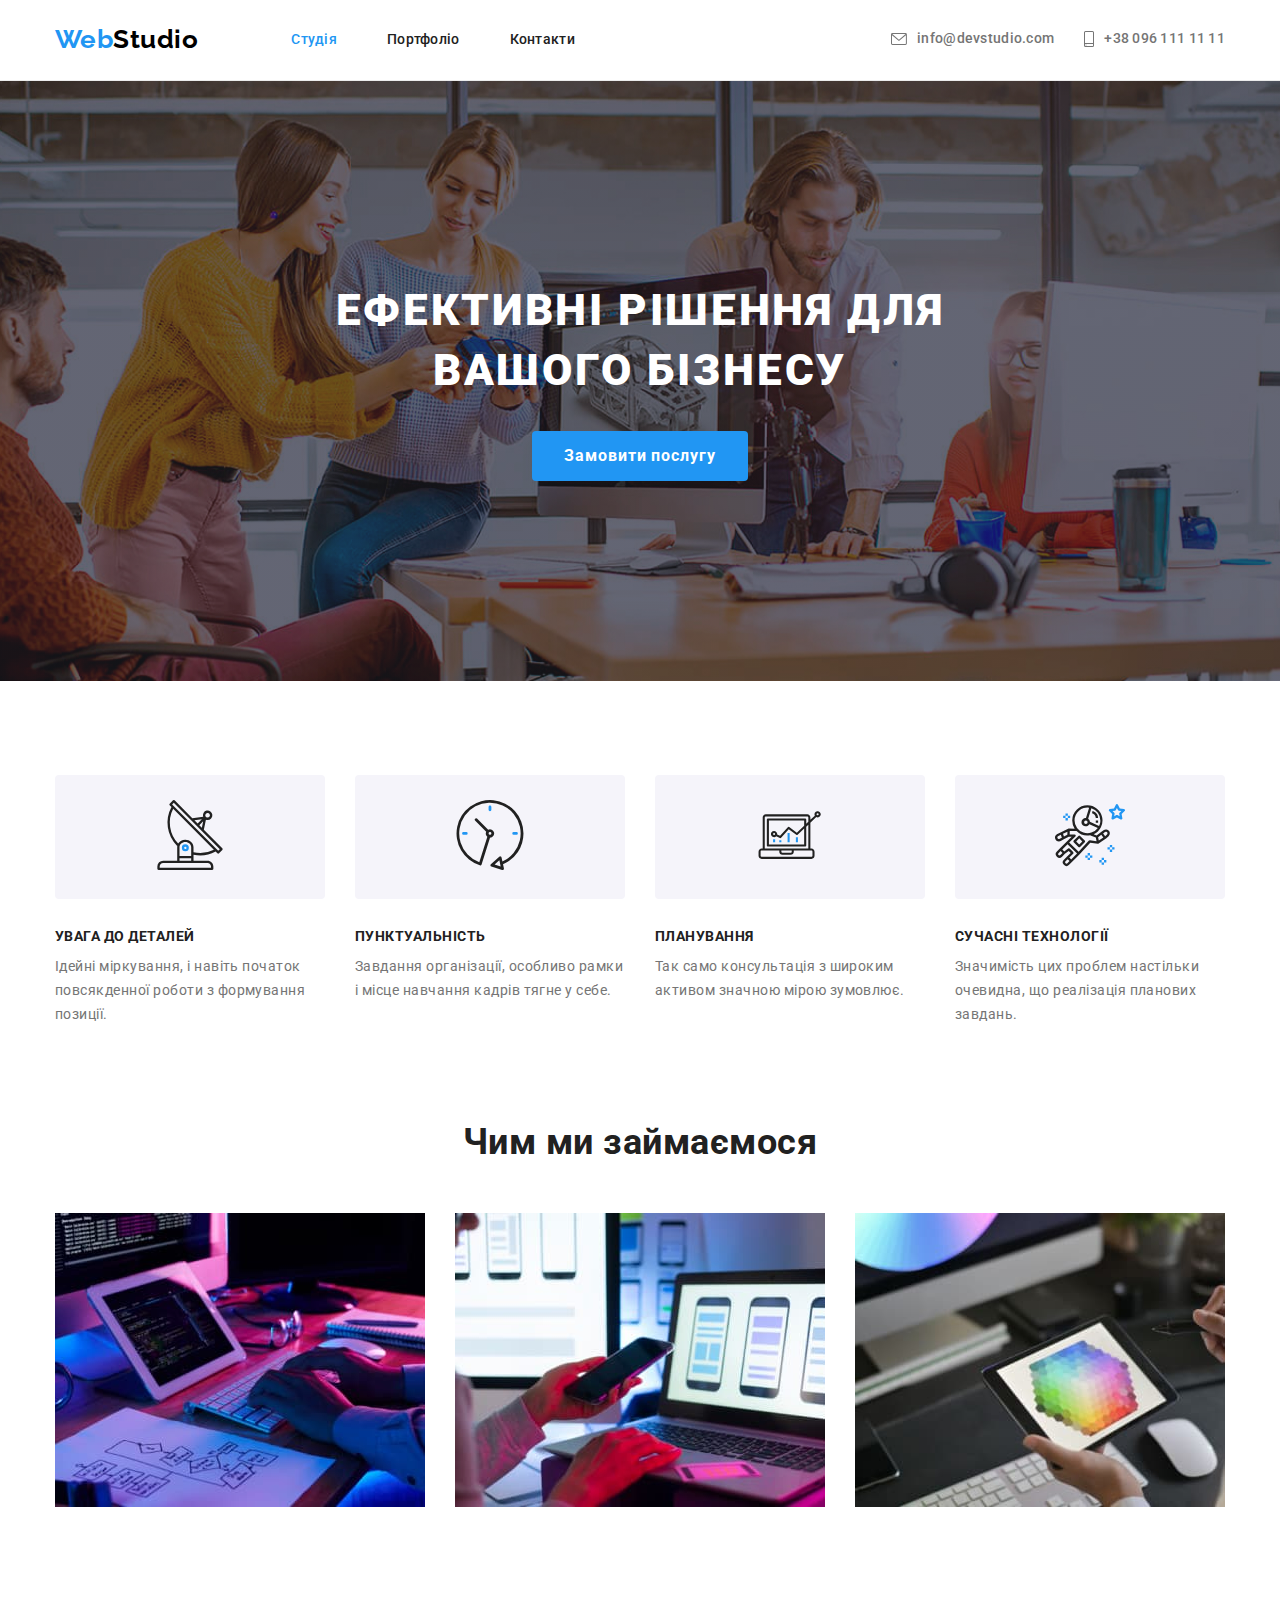
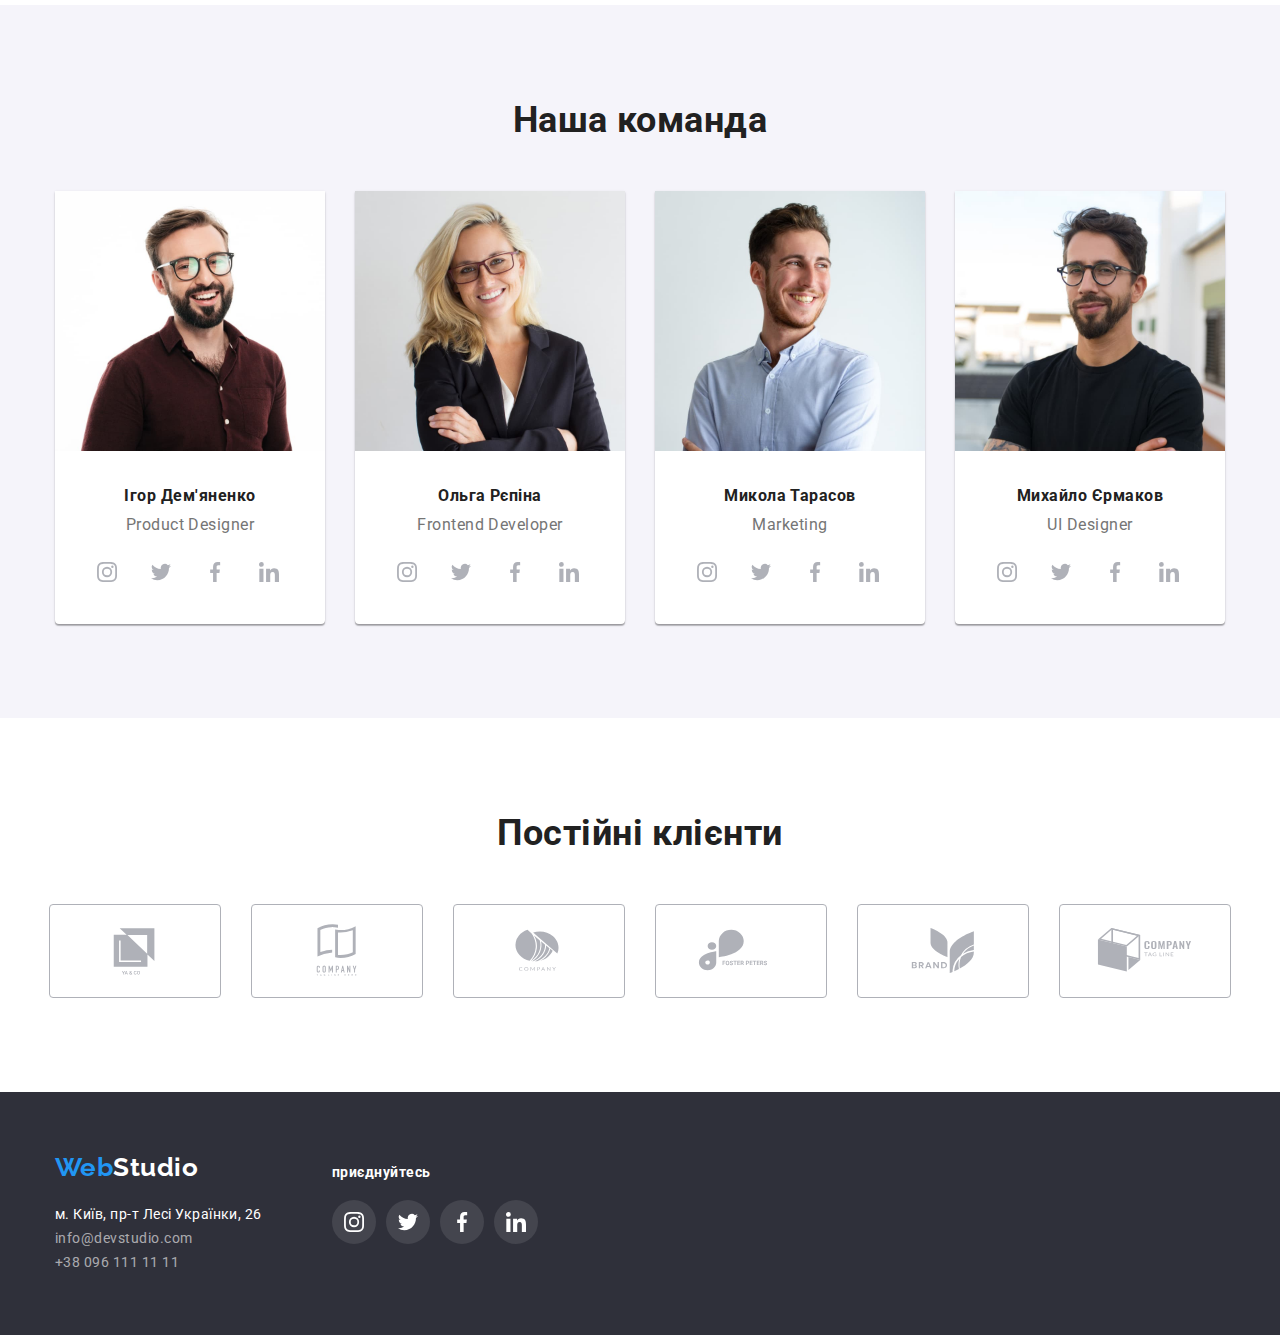
<file: index.html>
<!DOCTYPE html>
<html lang="uk">
<head>
    <meta charset="UTF-8">
    <meta http-equiv="X-UA-Compatible" content="IE=edge">
    <meta name="viewport" content="width=device-width, initial-scale=1.0">
    <title>Document</title>

    <link rel="preconnect" href="https://fonts.googleapis.com">
    <link rel="preconnect" href="https://fonts.gstatic.com" crossorigin>
    <link href="https://fonts.googleapis.com/css2?family=Raleway:wght@700&family=Roboto:wght@400;500;700;900&display=swap" rel="stylesheet">

    <link rel="stylesheet" href="https://cdnjs.cloudflare.com/ajax/libs/modern-normalize/1.1.0/modern-normalize.min.css">

    <link rel="stylesheet" href="./css/style.css">
</head>
<body>
    <header class="header">
        <div class="container">
            <div class="header-container">
                <nav class="header-nav">
                    <a href="#" class="logo"> <span class="web">Web</span>Studio</a>
                    <ul class="header-menu">
                        <li><a href="index.html" class="header-link current-link">Студія</a></li>
                        <li><a href="portfolio.html" class="header-link">Портфоліо</a></li>
                        <li><a href="" class="header-link">Контакти</a></li>
                    </ul>
                </nav>
                <ul class="header-contacts">
                    <li class="contacts-list">
                        <div class="header-icon">
                            <a href="mailto:info@devstudio.com" class="e-mail">
                                <svg width="16" height="12">
                                     <use href="./images/icons.svg#icon-envelope" width="16" height="12"></use>
                                </svg>
                                info@devstudio.com
                            </a>
                        </div>
                    </li>
                    <li class="contacts-li">
                        <div class="header-icon">
                            <a href="tel:+380961111111" class="tel">
                                <svg width="10" height="16">
                                    <use href="./images/icons.svg#icon-smartphone"></use>
                                </svg>
                                +38 096 111 11 11 
                            </a>
                        </div>
                    </li>
                </ul>
            </div>
        </div>
    </header>
    
    <main>
        <section class="head-section">
            <div class="container">
                <h1 class="head-title">Ефективні рішення для вашого бізнесу</h1>
                <button type="button" class="head-button">Замовити послугу</button>
            </div>
        </section>
        <section class="section">
            <div class="container">
                <h2 class="visually-hidden">Наші переваги</h2>
                <ul class="section-list">
                    <li>
                        <div class="section-advantages-icon">
                            <svg class="advantages-icon">
                                <use href="./images/icons.svg#icon-antenna" width="70" height="70"></use>
                            </svg>
                        </div>
                        <h4 class="section-advantages-title">УВАГА ДО ДЕТАЛЕЙ</h4>
                        <p class="section-advantages-text">Ідейні міркування, і навіть початок повсякденної роботи з формування позиції.
                        </p>
                    </li>
                    <li>
                        <div class="section-advantages-icon">
                            <svg class="advantages-icon">
                                <use href="./images/icons.svg#icon-clock" width="70" height="70"></use>
                            </svg>
                        </div>
                        <h4 class="section-advantages-title">ПУНКТУАЛЬНІСТЬ</h4>
                        <p class="section-advantages-text">Завдання організації, особливо рамки і місце навчання кадрів тягне у себе.
                        </p>
                    </li>
                    <li>
                        <div class="section-advantages-icon">
                            <svg class="advantages-icon">
                                <use href="./images/icons.svg#icon-diagram" width="70" height="70"></use>
                            </svg>
                        </div>
                        <h4 class="section-advantages-title">ПЛАНУВАННЯ</h4>
                        <p class="section-advantages-text">Так само консультація з широким активом значною мірою зумовлює.</p>
                    </li>
                    <li>
                        <div class="section-advantages-icon">
                            <svg class="advantages-icon">
                                <use href="./images/icons.svg#icon-astronaut" width="70" height="70"></use>
                            </svg>
                        </div>
                        <h4 class="section-advantages-title">СУЧАСНІ ТЕХНОЛОГІЇ</h4>
                        <p class="section-advantages-text">Значимість цих проблем настільки очевидна, що реалізація планових завдань.
                        </p>
                    </li>
                </ul>
            </div>
        </section>
        <section class="section-work section">
            <div class="container">
                <h2 class="section-title">Чим ми займаємося</h2>
                <ul class="section-list">
                    <li><img src="images/work/work(1).jpg" alt="Розробка інтерфейсу" width="370" class="section-work-img"></li>
                    <li><img src="images/work/work(2).jpg" alt="Дизайн користувальницького інтерфейсу" width="370" class="section-work-img"></li>
                    <li><img src="images/work/work(3).jpg" alt="Дизайн продукту" width="370" class="section-work-img"></li>
                </ul>
            </div>
        </section>
        <section class="section-team section"> 
            <div class="container">
                <h2 class="section-title">Наша команда</h2>
                <ul class="section-list">
                    <li class="section-team-card">
                        <img src="images/team/team(1).jpg" alt="Усміхнений хлопець в окулярах" class="section-team-img">
                        <div class="team-card-content">
                            <h3 class="section-team-name">Ігор Дем'яненко</h3>
                            <p class="section-team-profession">Product Designer</p>
                            <ul class="socials-list">
                                <li class="socials-item">
                                    <a href="" class="socials-link">
                                        <svg width="20" height="20">
                                            <use href="./images/icons.svg#icon-instagram"></use>
                                        </svg>
                                    </a>
                                </li>
                                
                                <li class="socials-item">
                                    <a href="" class="socials-link">
                                        <svg width="20" height="20">
                                            <use href="./images/icons.svg#icon-twitter"></use>
                                        </svg>
                                    </a>
                                </li>
                                
                                <li class="socials-item">
                                    <a href="" class="socials-link">
                                        <svg width="20" height="20">
                                            <use href="./images/icons.svg#icon-facebook"></use>
                                        </svg>
                                    </a>
                                </li>
                                
                                <li class="socials-item">
                                    <a href="" class="socials-link">
                                        <svg width="20" height="20">
                                            <use href="./images/icons.svg#icon-linkedin"></use>
                                        </svg>
                                    </a>
                                </li>
                            </ul>                        
                        </div>
                    </li>
                    <li class="section-team-card">
                        <img src="images/team/team(2).jpg" alt="Усміхнена дівчина в окулярах" class="section-team-img">
                        <div class="team-card-content">
                            <h3 class="section-team-name">Ольга Рєпіна</h3>
                            <p class="section-team-profession">Frontend Developer</p>
                            <ul class="socials-list">
                                <li class="socials-item">
                                    <a href="" class="socials-link">
                                        <svg width="20" height="20">
                                            <use href="./images/icons.svg#icon-instagram"></use>
                                        </svg>
                                    </a>
                                </li>
                            
                                <li class="socials-item">
                                    <a href="" class="socials-link">
                                        <svg width="20" height="20">
                                            <use href="./images/icons.svg#icon-twitter"></use>
                                        </svg>
                                    </a>
                                </li>
                            
                                <li class="socials-item">
                                    <a href="" class="socials-link">
                                        <svg width="20" height="20">
                                            <use href="./images/icons.svg#icon-facebook"></use>
                                        </svg>
                                    </a>
                                </li>
                            
                                <li class="socials-item">
                                    <a href="" class="socials-link">
                                        <svg width="20" height="20">
                                            <use href="./images/icons.svg#icon-linkedin"></use>
                                        </svg>
                                    </a>
                                </li>
                            </ul>
                        </div>
                    </li>
                    <li class="section-team-card">
                        <img src="images/team/team(3).jpg" alt="Усміхнений чоловік у блакитній сорочці" class="section-team-img">
                        <div class="team-card-content">
                            <h3 class="section-team-name">Микола Тарасов</h3>
                            <p class="section-team-profession">Marketing</p>
                            <ul class="socials-list">
                                <li class="socials-item">
                                    <a href="" class="socials-link">
                                        <svg width="20" height="20">
                                            <use href="./images/icons.svg#icon-instagram"></use>
                                        </svg>
                                    </a>
                                </li>
                            
                                <li class="socials-item">
                                    <a href="" class="socials-link">
                                        <svg width="20" height="20">
                                            <use href="./images/icons.svg#icon-twitter"></use>
                                        </svg>
                                    </a>
                                </li>
                            
                                <li class="socials-item">
                                    <a href="" class="socials-link">
                                        <svg width="20" height="20">
                                            <use href="./images/icons.svg#icon-facebook"></use>
                                        </svg>
                                    </a>
                                </li>
                            
                                <li class="socials-item">
                                    <a href="" class="socials-link">
                                        <svg width="20" height="20">
                                            <use href="./images/icons.svg#icon-linkedin"></use>
                                        </svg>
                                    </a>
                                </li>
                            </ul>
                        </div>
                    </li>
                    <li class="section-team-card">
                        <img src="images/team/team(4).jpg" alt="Усміхнений чоловік в окулярах" class="section-team-img">
                        <div class="team-card-content">
                            <h3 class="section-team-name">Михайло Єрмаков</h3>
                            <p class="section-team-profession">UI Designer</p>
                            <ul class="socials-list">
                                <li class="socials-item">
                                    <a href="" class="socials-link">
                                        <svg width="20" height="20">
                                            <use href="./images/icons.svg#icon-instagram"></use>
                                        </svg>
                                    </a>
                                </li>
                            
                                <li class="socials-item">
                                    <a href="" class="socials-link">
                                        <svg width="20" height="20">
                                            <use href="./images/icons.svg#icon-twitter"></use>
                                        </svg>
                                    </a>
                                </li>
                            
                                <li class="socials-item">
                                    <a href="" class="socials-link">
                                        <svg width="20" height="20">
                                            <use href="./images/icons.svg#icon-facebook"></use>
                                        </svg>
                                    </a>
                                </li>
                            
                                <li class="socials-item">
                                    <a href="" class="socials-link">
                                        <svg width="20" height="20">
                                            <use href="./images/icons.svg#icon-linkedin"></use>
                                        </svg>
                                    </a>
                                </li>
                            </ul>
                        </div>
                    </li>
                </ul>
            </div>
        </section>
        <section class="section">
            <div class="container">
                <h2 class="section-title">Постійні клієнти</h2>
                <ul class="section-list">
                    <li class="clients-item">
                        <a href="" class="clients-link">
                            <svg width="106" height="60">
                                <use href="./images/icons.svg#icon-Logo1"></use>
                            </svg>
                        </a>
                    </li>
                    <li class="clients-item">
                        <a href="" class="clients-link">
                            <svg width="106" height="60">
                                <use href="./images/icons.svg#icon-Logo2"></use>
                            </svg>
                        </a>
                    </li>
                    <li class="clients-item">
                        <a href="" class="clients-link">
                            <svg width="106" height="60">
                                <use href="./images/icons.svg#icon-Logo3"></use>
                            </svg>
                        </a>
                    </li>
                    <li class="clients-item">
                        <a href="" class="clients-link">
                            <svg width="106" height="60">
                                <use href="./images/icons.svg#icon-Logo4"></use>
                            </svg>
                        </a>
                    </li>
                    <li class="clients-item">
                        <a href="" class="clients-link">
                            <svg width="106" height="60">
                                <use href="./images/icons.svg#icon-Logo5"></use>
                            </svg>
                        </a>
                    </li>
                    <li class="clients-item">
                        <a href="" class="clients-link">
                            <svg width="106" height="60">
                                <use href="./images/icons.svg#icon-Logo6"></use>
                            </svg>
                        </a>
                    </li>
                </ul>
            </div>
        </section>
    </main>

    <footer class="footer">
        <div class="container">
            <div class="footer-container">
                <div>
                    <a href="#" class="footer-logo"> <span class="web">Web</span>Studio</a>
                    <address>
                        <ul class="footer-list">
                            <li><a href="https://goo.gl/maps/CPtrU1FHBa2aNyZL9" target="_blank" rel="noopener noreferrer nofollow" class="footer-address">м. Київ, пр-т Лесі Українки, 26</a></li>
                            <li><a href="mailto:info@devstudio.com" class="footer-e-mail">info@devstudio.com</a></li>
                            <li><a href="tel:+380961111111" class="footer-tel">+38 096 111 11 11</a></li>
                        </ul>
                    </address>
                </div>
                <div class="socials-footer">
                    <h2 class="socials-footer-title">приєднуйтесь</h2>
                    <ul class="socials-list">
                        <li class="socials-item">
                            <a href="" class="socials-link-footer">
                                <svg width="20" height="20">
                                    <use href="./images/icons.svg#icon-instagram"></use>
                                </svg>
                            </a>
                        </li>
                
                        <li class="socials-item">
                            <a href="" class="socials-link-footer">
                                <svg width="20" height="20">
                                    <use href="./images/icons.svg#icon-twitter"></use>
                                </svg>
                            </a>
                        </li>
                
                        <li class="socials-item">
                            <a href="" class="socials-link-footer">
                                <svg width="20" height="20">
                                    <use href="./images/icons.svg#icon-facebook"></use>
                                </svg>
                            </a>
                        </li>
                
                        <li class="socials-item">
                            <a href="" class="socials-link-footer">
                                <svg width="20" height="20">
                                    <use href="./images/icons.svg#icon-linkedin"></use>
                                </svg>
                            </a>
                        </li>
                    </ul>
                </div>
            </div>
        </div>

    </footer>
</body>
</html>
</file>
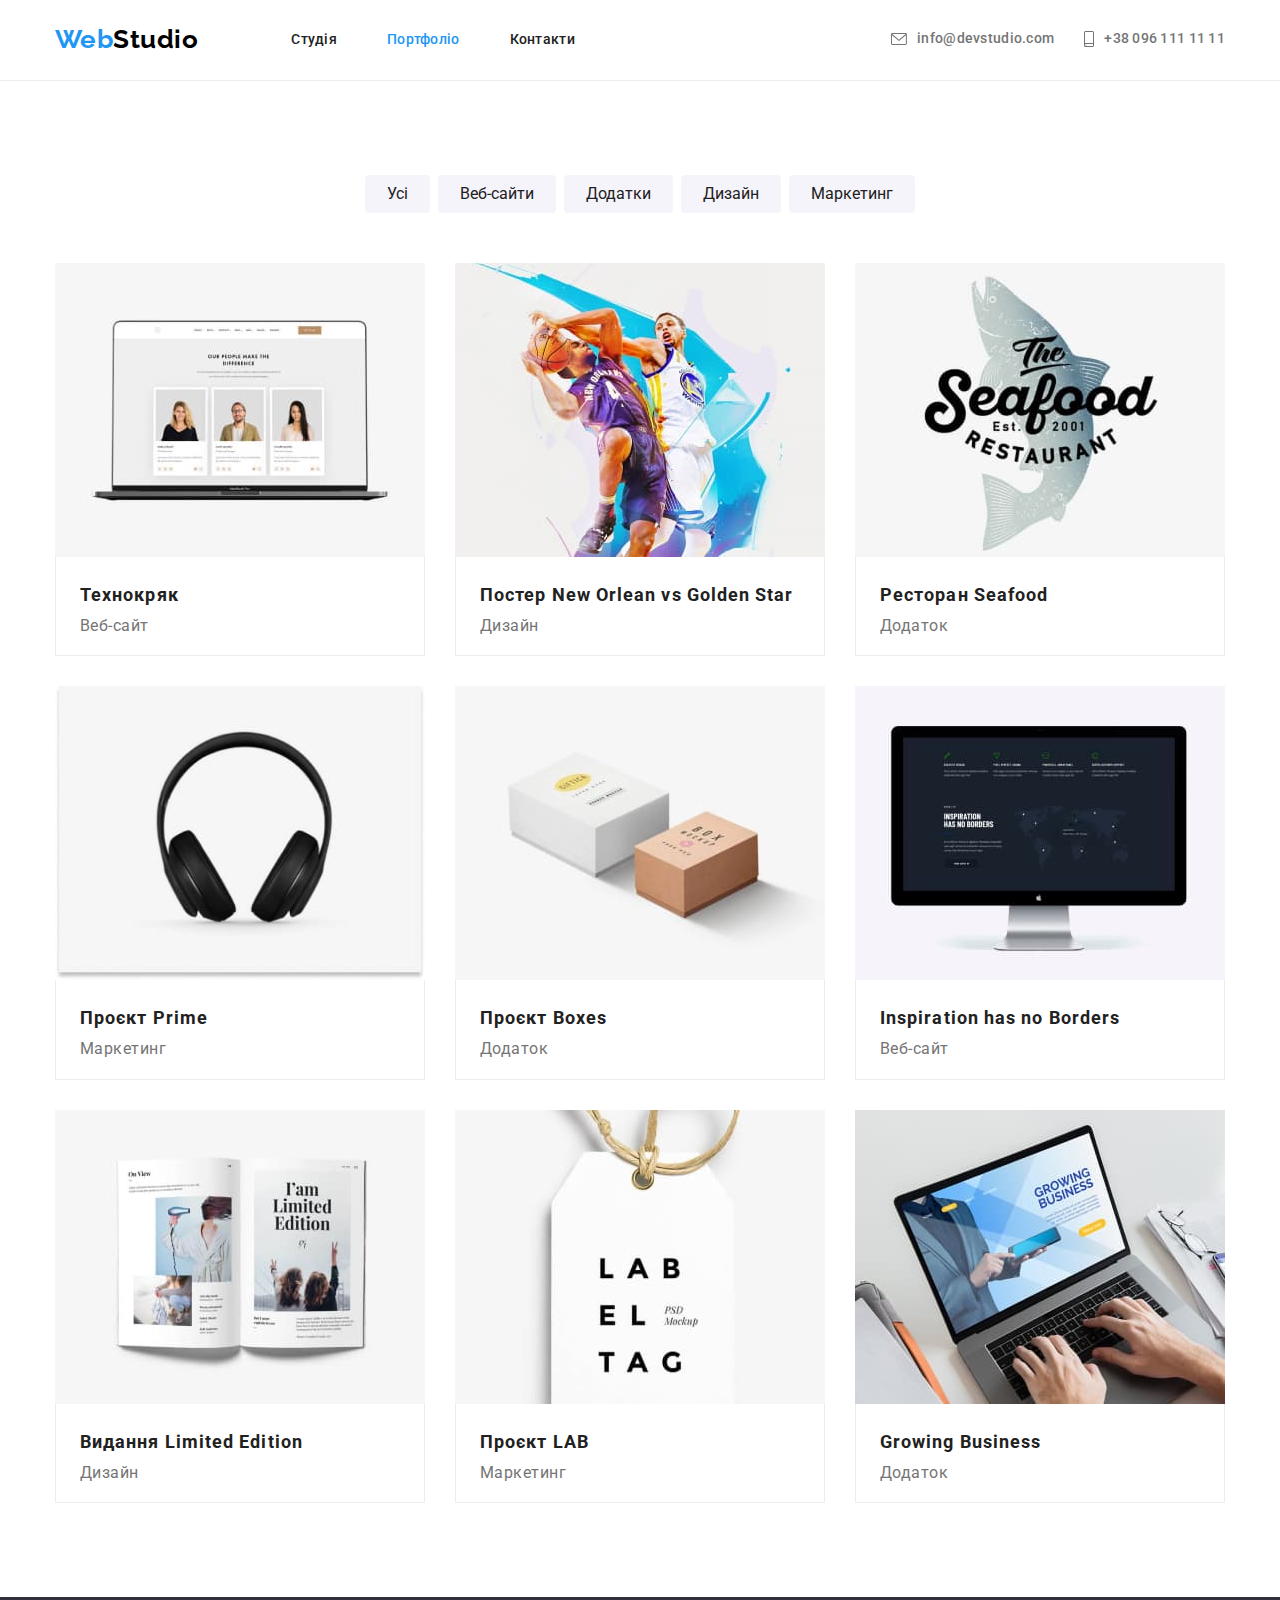
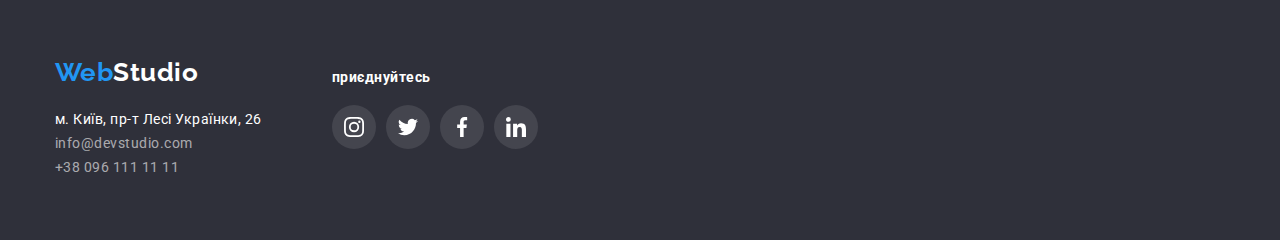
<file: portfolio.html>
<!DOCTYPE html>
<html lang="uk">
<head>
    <meta charset="UTF-8">
    <meta http-equiv="X-UA-Compatible" content="IE=edge">
    <meta name="viewport" content="width=device-width, initial-scale=1.0">
    <title>Document</title>

    <link rel="preconnect" href="https://fonts.googleapis.com">
    <link rel="preconnect" href="https://fonts.gstatic.com" crossorigin>
    <link href="https://fonts.googleapis.com/css2?family=Raleway:wght@700&family=Roboto:wght@400;500;700;900&display=swap" rel="stylesheet">

    <link rel="stylesheet" href="https://cdnjs.cloudflare.com/ajax/libs/modern-normalize/1.1.0/modern-normalize.min.css">

    <link rel="stylesheet" href="./css/style.css">
    
</head>
<body>

    <header class="header section">
        <div class="container">
            <div class="header-container">
                <nav class="header-nav">
                    <a href="#" class="logo"> <span class="web">Web</span>Studio</a>
                    <ul class="header-menu">
                        <li><a href="index.html" class="header-link">Студія</a></li>
                        <li><a href="portfolio.html" class="header-link current-link">Портфоліо</a></li>
                        <li><a href="" class="header-link">Контакти</a></li>
                    </ul>
                </nav>
                <ul class="header-contacts">
                    <li class="contacts-list">
                        <div class="header-icon">
                            <a href="mailto:info@devstudio.com" class="e-mail">
                                <svg width="16" height="12">
                                    <use href="./images/icons.svg#icon-envelope" width="16" height="12"></use>
                                </svg>
                                info@devstudio.com
                            </a>
                        </div>
                    </li>
                    <li class="contacts-li">
                        <div class="header-icon">
                            <a href="tel:+380961111111" class="tel">
                                <svg width="10" height="16">
                                    <use href="./images/icons.svg#icon-smartphone"></use>
                                </svg>
                                +38 096 111 11 11
                            </a>
                        </div>
                    </li>
                </ul>
            </div>
        </div>
    </header>

    <main>
        <section class="section">
            <div class="container">
                <h1 class="visually-hidden">Портфоліо</h1>
                <ul class="filter-list">
                    <li>
                        <button type="button" class="filter">Усі</button>
                    </li>
                
                    <li>
                        <button type="button" class="filter">Веб-сайти</button>
                    </li>
                
                    <li>
                        <button type="button" class="filter">Додатки</button>
                    </li>
                
                    <li>
                        <button type="button" class="filter">Дизайн</button>
                    </li>
                
                    <li>
                        <button type="button" class="filter">Маркетинг</button>
                    </li>
                </ul>
                
                <ul class="projects-list">
                    <li class="section-portfolio-progect">
                        <article class="card">
                            <div class="card-thumb">
                                <img src="./images/projects/portfolio(1).jpg" alt="Ноутбук із веб-сайтом" class="section-portfolio-img">
                            </div>
                            <div class="card-content">
                                <h2 class="section-portfolio-title">Технокряк</h2>
                                <p class="sectoin-portfolio-text">Веб-сайт</p>
                            </div>
                        </article>
                    </li>

                    <li class="section-portfolio-progect">
                        <article class="card">
                            <div class="card-thumb">
                                <img src="./images/projects/portfolio(2).jpg" alt="Ноутбук із веб-сайтом" class="section-portfolio-img">
                            </div>
                            <div class="card-content">
                                <h2 class="section-portfolio-title">Постер New Orlean vs Golden Star</h2>
                                <p class="sectoin-portfolio-text">Дизайн</p>
                            </div>
                        </article>
                    </li>

                    <li class="section-portfolio-progect">
                        <article class="card">
                            <div class="card-thumb">
                                <img src="./images/projects/portfolio(3).jpg" alt="Ноутбук із веб-сайтом" class="section-portfolio-img">
                            </div>
                            <div class="card-content">
                                <h2 class="section-portfolio-title">Ресторан Seafood</h2>
                                <p class="sectoin-portfolio-text">Додаток</p>
                            </div>
                        </article>
                    </li>

                    <li class="section-portfolio-progect">
                        <article class="card">
                            <div class="card-thumb">
                                <img src="./images/projects/portfolio(4).jpg" alt="Ноутбук із веб-сайтом" class="section-portfolio-img">
                            </div>
                            <div class="card-content">
                                <h2 class="section-portfolio-title">Проєкт Prime</h2>
                                <p class="sectoin-portfolio-text">Маркетинг</p>
                            </div>
                        </article>
                    </li>
                
                    <li class="section-portfolio-progect">
                        <article class="card">
                            <div class="card-thumb">
                                <img src="./images/projects/portfolio(5).jpg" alt="Ноутбук із веб-сайтом" class="section-portfolio-img">
                            </div>
                            <div class="card-content">
                                <h2 class="section-portfolio-title">Проєкт Boxes</h2>
                                <p class="sectoin-portfolio-text">Додаток</p>
                            </div>
                        </article>
                    </li>
                
                    <li class="section-portfolio-progect">
                        <article class="card">
                            <div class="card-thumb">
                                <img src="./images/projects/portfolio(6).jpg" alt="Ноутбук із веб-сайтом" class="section-portfolio-img">
                            </div>
                            <div class="card-content">
                                <h2 class="section-portfolio-title">Inspiration has no Borders</h2>
                                <p class="sectoin-portfolio-text">Веб-сайт</p>
                            </div>
                        </article>
                    </li>

                    <li class="section-portfolio-progect">
                        <article class="card">
                            <div class="card-thumb">
                                <img src="./images/projects/portfolio(7).jpg" alt="Ноутбук із веб-сайтом" class="section-portfolio-img">
                            </div>
                            <div class="card-content">
                                <h2 class="section-portfolio-title">Видання Limited Edition</h2>
                                <p class="sectoin-portfolio-text">Дизайн</p>
                            </div>
                        </article>
                    </li>
                
                    <li class="section-portfolio-progect">
                        <article class="card">
                            <div class="card-thumb">
                                <img src="./images/projects/portfolio(8).jpg" alt="Ноутбук із веб-сайтом" class="section-portfolio-img">
                            </div>
                            <div class="card-content">
                                <h2 class="section-portfolio-title">Проєкт LAB</h2>
                                <p class="sectoin-portfolio-text">Маркетинг</p>
                            </div>
                        </article>
                    </li>
                
                    <li class="section-portfolio-progect">
                        <article class="card">
                            <div class="card-thumb">
                                <img src="./images/projects/portfolio(9).jpg" alt="Ноутбук із веб-сайтом" class="section-portfolio-img">
                            </div>
                            <div class="card-content">
                                <h2 class="section-portfolio-title">Growing Business</h2>
                                <p class="sectoin-portfolio-text">Додаток</p>
                            </div>
                        </article>
                    </li>
                </ul>
            </div>
        </section>
    </main>


    <footer class="footer">
        <div class="container">
            <div class="footer-container">
                <div>
                    <a href="#" class="footer-logo"> <span class="web">Web</span>Studio</a>
                    <address>
                        <ul class="footer-list">
                            <li><a href="https://goo.gl/maps/CPtrU1FHBa2aNyZL9" target="_blank" rel="noopener noreferrer nofollow" class="footer-address">м. Київ, пр-т Лесі Українки, 26</a></li>
                            <li><a href="mailto:info@devstudio.com" class="footer-e-mail">info@devstudio.com</a></li>
                            <li><a href="tel:+380961111111" class="footer-tel">+38 096 111 11 11</a></li>
                        </ul>
                    </address>
                </div>
                <div class="socials-footer">
                    <h2 class="socials-footer-title">приєднуйтесь</h2>
                    <ul class="socials-list">
                        <li class="socials-item">
                            <a href="" class="socials-link-footer">
                                <svg width="20" height="20">
                                    <use href="./images/icons.svg#icon-instagram"></use>
                                </svg>
                            </a>
                        </li>
                    
                        <li class="socials-item">
                            <a href="" class="socials-link-footer">
                                <svg width="20" height="20">
                                    <use href="./images/icons.svg#icon-twitter"></use>
                                </svg>
                            </a>
                        </li>
                    
                        <li class="socials-item">
                            <a href="" class="socials-link-footer">
                                <svg width="20" height="20">
                                    <use href="./images/icons.svg#icon-facebook"></use>
                                </svg>
                            </a>
                        </li>
                    
                        <li class="socials-item">
                            <a href="" class="socials-link-footer">
                                <svg width="20" height="20">
                                    <use href="./images/icons.svg#icon-linkedin"></use>
                                </svg>
                            </a>
                        </li>
                    </ul>
                </div>
            </div>
        </div>
    </footer>
    
</body>
</html>
</file>
<file: css/style.css>
:root {
  --color-bg-action: #2196F3;
  --color-bg-button-active: #188CE8;

  --main-bg-color: #FFFFFF;
  --dark-bg-color: #2F303A;
  --secondary-bg-color: #F5F4FA;

  --color-primary: #212121;
  --color-secondary: #757575;
  --color-invert: #FFFFFF;

  --color-black: #000000;

  --line-color: #ECECEC;
  --footer-address-color: rgba(255, 255, 255, 0.6);

  --icons-color: #AFB1B8;

  --card-set-gap: 30px;
  --footer-icon-bg: rgba(255, 255, 255, 0.1);
}

body {
    background-color: var(--main-bg-color);
    font-family: 'Roboto' , sans-serif;
    font-weight: 500;
    color: var(--color-primary);
    letter-spacing: 0.03em;
    margin: 0;

}

.container{
  width: 1200px;
  margin: 0 auto;
  padding: 0 15px;
  margin-bottom: 0;
}

ul {
  list-style: none;
  padding: 0;
  margin: 0;
}

li {
  margin: 0;
}

.visually-hidden {
  position: absolute;
  white-space: nowrap;
  width: 1px;
  height: 1px;
  overflow: hidden;
  border: 0;
  padding: 0;
  clip: rect(0 0 0 0);
  clip-path: inset(50%);
  margin: -1px;
}

.section {
  padding: 94px 0;
}

.header {
  padding-top: 24px;
  padding-bottom: 25px;
  border-bottom: 1px solid var(--line-color);
}

.header-container {
  display: flex;
  justify-content: space-between;
  align-items: center;
}

.header-nav {
  display: flex;
  justify-content: space-between;
  align-items: center;
  gap: 93px;
}

.header-menu {
  display: flex;
  gap: 50px;
}

.header-contacts {
  display: flex;
  gap: 30px;
}

.logo {
  color: var(--color-black);
  font-family: 'Raleway' , sans-serif;
  font-weight: 700;
  font-size: 26px;
  line-height: 1.19;
  text-decoration: none;
}

.web {
  color: var(--color-bg-action);
}

.contacts-list {
  display: flex;
  gap: 10px;
}

.e-mail {
  display: flex;
  gap: 10px;
  font-size: 14px;
  line-height: 1.14;
  letter-spacing: 0.02em;
  color: var(--color-secondary);
  fill: var(--color-secondary);
  align-items: center;
  text-decoration: none;
}


.tel {
  display: flex;
  gap: 10px;
  font-size: 14px;
  line-height: 1.14;
  letter-spacing: 0.02em;
  color: var(--color-secondary);
  fill: var(--color-secondary);
  align-items: center;
  text-decoration: none;
}

.header-link {
  font-size: 14px;
  line-height: 1.14;
  letter-spacing: 0.02em;
  color: var(--color-primary);
  text-decoration: none;
}

.current-link {
  color: var(--color-bg-action);
}


.header-link:hover,
.e-mail:hover,
.tel:hover,
.footer-tel:hover,
.footer-e-mail:hover,
.footer-address:hover {
  color: var(--color-bg-action);
  fill: var(--color-bg-action);
  cursor: pointer;
}

.header-link:focus,
.e-mail:focus,
.tel:focus,
.header-icon:focus,
.footer-tel:focus,
.footer-e-mail:focus,
.footer-address:focus {
  color: var(--color-bg-action);
  fill: var(--color-bg-action);
  cursor: pointer;
}


.head-section{
  background-color: var(--dark-bg-color);
  padding: 200px 0px;
  background-image: linear-gradient(to right, rgba(47, 48, 58, 0.4), rgba(47, 48, 58, 0.4)), url('../images/head-fone.jpg');
  background-repeat: no-repeat;
  background-position: center center;
}

.head-button {
  font-family: 'Roboto', sans-serif;
  font-weight: 700;
  display: flex;
  align-items: center;
  text-align: center;
  font-size: 16px;
  line-height: 1.88; 
  letter-spacing: 0.06em;
  background-color: var(--color-bg-action) ;
  color: var(--main-bg-color);
  padding: 10px 32px;
  border: none;
  border-radius: 4px;
  margin: 0 auto;
}

.head-button:hover {
  background-color: var(--color-bg-button-active);
}

.head-button:focus {
  background-color: var(--color-bg-button-active);
}

.head-title {
  font-weight: 900;
  font-size: 44px;
  line-height: 1.36;
  text-align: center;
  letter-spacing: 0.06em;
  text-transform: uppercase;
  color: var(--main-bg-color);
  margin: 0 auto 30px;
  width: 696px;
}


.section-title {
  font-weight: 700;
  font-size: 36px;
  line-height: 1.17;
  text-align: center;
  color: var(--color-primary);
  margin: 0 0 50px;
}

.section-list {
  display: flex;
  gap: 30px;
  justify-content: center;
}

.section-advantages-title {
  font-weight: 700;
  font-size: 14px;
  line-height: 1.14;
  text-transform: uppercase;
  color: var(--color-primary);
  margin: 0 0 10px;
}

.section-advantages-text {
  font-weight: 400;
  font-size: 14px;
  line-height: 1.71;
  color: var(--color-secondary);
  width: 270px;
  margin: 0;
}

.section-work-img {
  width: 370px;
  height: 294px;
  margin: 0;
  padding: 0;
}

.section-work {
  padding-top: 0;
}

.section-team {
  background-color: var(--secondary-bg-color);
}

.section-team-card {
  background-color: var(--main-bg-color);
  box-shadow: 0px 1px 3px rgba(0, 0, 0, 0.12), 0px 1px 1px rgba(0, 0, 0, 0.14), 0px 2px 1px rgba(0, 0, 0, 0.2);
  border-radius: 0px 0px 4px 4px;
}

.section-team-img {
  width: 270px;
  height: 260px;
}

.section-team-name {
  font-size: 16px;
  line-height: 1.19;
  text-align: center;
  color: var(--color-primary);
  margin: 0 0 10px;
}

.section-team-profession {
  font-weight: 400;
  font-size: 16px;
  line-height: 1.19;
  text-align: center;
  color: var(--color-secondary);
  margin: 0;
  margin-bottom: 16px;
} 

.team-card-content {
  padding: 30px;
}

.footer {
  background-color: var(--dark-bg-color);
  padding: 60px 0;
}

.footer-logo {
  font-family: 'Raleway', sans-serif;
  font-weight: 700;
  font-size: 26px;
  line-height: 1.19;
  color: var(--color-invert);
  text-decoration: none;
}

.footer-address {
  font-style: normal;
  font-weight: 400;
  font-size: 14px;
  line-height: 1.71;
  color: var(--color-invert);
  text-decoration: none;
}

.footer-e-mail {
  font-style: normal;
  font-weight: 400;
  font-size: 14px;
  line-height: 1.71;
  color: var(--footer-address-color);
  text-decoration: none;
}

.footer-tel {
  font-style: normal;
  font-weight: 400;
  font-size: 14px;
  line-height: 1.71;
  color: var(--footer-address-color);
  text-decoration: none;
}

.footer-list {
  margin: 20px 0 9px;
}

.footer-list:last-child {
  margin-bottom: 0;
}

.filter-list {
  display: flex;
  gap: 8px;
  justify-content: center;
  margin-bottom: 50px;
}

.filter {
  font-size: 16px;
  line-height: 1.625;
  text-align: center;
  color: var(--color-primary);
  text-decoration: none;
  background-color: var(--secondary-bg-color);
  border: none;
  border-radius: 4px;
  padding: 6px 22px;
}

.filter:hover {
  background-color: var(--color-bg-action);
  color: var(--color-invert);
  cursor: pointer;
  box-shadow: 0px 3px 1px rgba(0, 0, 0, 0.1), 0px 1px 2px rgba(0, 0, 0, 0.08), 0px 2px 2px rgba(0, 0, 0, 0.12);
}

.filter:focus {
  background-color: var(--color-bg-action);
  color: var(--color-invert);
  cursor: pointer;
  box-shadow: 0px 3px 1px rgba(0, 0, 0, 0.1), 0px 1px 2px rgba(0, 0, 0, 0.08), 0px 2px 2px rgba(0, 0, 0, 0.12);
}

.projects-list {
  display: flex;
  flex-wrap: wrap;
  margin-left: calc(-1 * var(--card-set-gap));
  margin-top: calc(-1 * var(--card-set-gap));
}

.section-portfolio-title {
  font-weight: 700;
  font-size: 18px;
  line-height: 2;
  letter-spacing: 0.06em;
  color: var(--color-primary);
  margin: 0 0 4px;
}

.sectoin-portfolio-text {
  font-weight: 400;
  font-size: 16px;
  line-height: 1,88;
  color: var(--color-secondary);
  margin: 0;;
} 

.section-portfolio-img {
  display: block;
  max-width: 100%;
  height: auto;
  width: 370px;
  height: 294px;
}

.section-portfolio-progect {
  flex-basis: calc(100% / 3 - var(--card-set-gap));
  margin-left: var(--card-set-gap);
  margin-top: var(--card-set-gap);
}

.card {
  width: 370px;
}

.card:hover {
  box-shadow: 0px 1px 1px rgba(0, 0, 0, 0.12), 0px 4px 4px rgba(0, 0, 0, 0.06), 1px 4px 6px rgba(0, 0, 0, 0.16);
  cursor: pointer;
}

.card:focus {
  box-shadow: 0px 1px 1px rgba(0, 0, 0, 0.12), 0px 4px 4px rgba(0, 0, 0, 0.06), 1px 4px 6px rgba(0, 0, 0, 0.16);
  cursor: pointer;
}

.card-content {
  padding: 20px 24px;
  border: 1px solid var(--line-color);
  border-top: none;
}

.section-advantages-icon {
  background-color: var(--secondary-bg-color);
  background-size: 270px 120px;
  border-radius: 4px;
  margin-bottom: 30px;
  
  
}

.advantages-icon {
  margin: 25px 100px;
  width: 70px;
  height: 70px;
}

.socials-list {
  display: flex;
  align-items: center;
  gap: 10px;
}

.socials-item {
  width: 44px;
  height: 44px;
}

.socials-link {
  display: flex;
  justify-content: center;
  align-items: center;
  width: 100%;
  height: 100%;
  fill: var(--icons-color);
  border-radius: 50%;
}

.socials-link:hover {
  fill: var(--color-invert);
  background-color: var(--color-bg-action);
}

.socials-link:focus {
  fill: var(--color-invert);
  background-color: var(--color-bg-action);
}

.clients-list {
  display: flex;
  align-items: center;
  gap: 30 px;
  
}

.clients-link {
  display: flex;
  justify-content: center;
  align-items: center;
  fill: var(--icons-color);
  border: 1px solid var(--icons-color);
  border-radius: 4px;
  padding: 16px 32px;
}

.clients-link:hover {
  fill: var(--color-bg-action);
  border: 1px solid var(--color-bg-action);
  cursor: pointer;
}

.clients-link:focus {
  fill: var(--color-bg-action);
  border: 1px solid var(--color-bg-action);
  cursor: pointer;
}

.socials-link-footer {
  display: flex;
  justify-content: center;
  align-items: center;
  width: 100%;
  height: 100%;
  fill: var(--color-invert);
  border-radius: 50%;
  background-color: var(--footer-icon-bg);
}

.socials-link-footer:hover {
  fill: var(--color-invert);
  background-color: var(--color-bg-action);
}

.socials-link-footer:focus {
  fill: var(--color-invert);
  background-color: var(--color-bg-action);
}

.footer-container {
  display: flex;
  gap: 70px;
}

.socials-footer-title {
  font-weight: 700;
  font-size: 14px;
  line-height: 1,14;
  color: var(--color-invert);
  margin: 0 0 20px;
}

.socials-footer {
  margin-top: 12px ;
}
</file>
